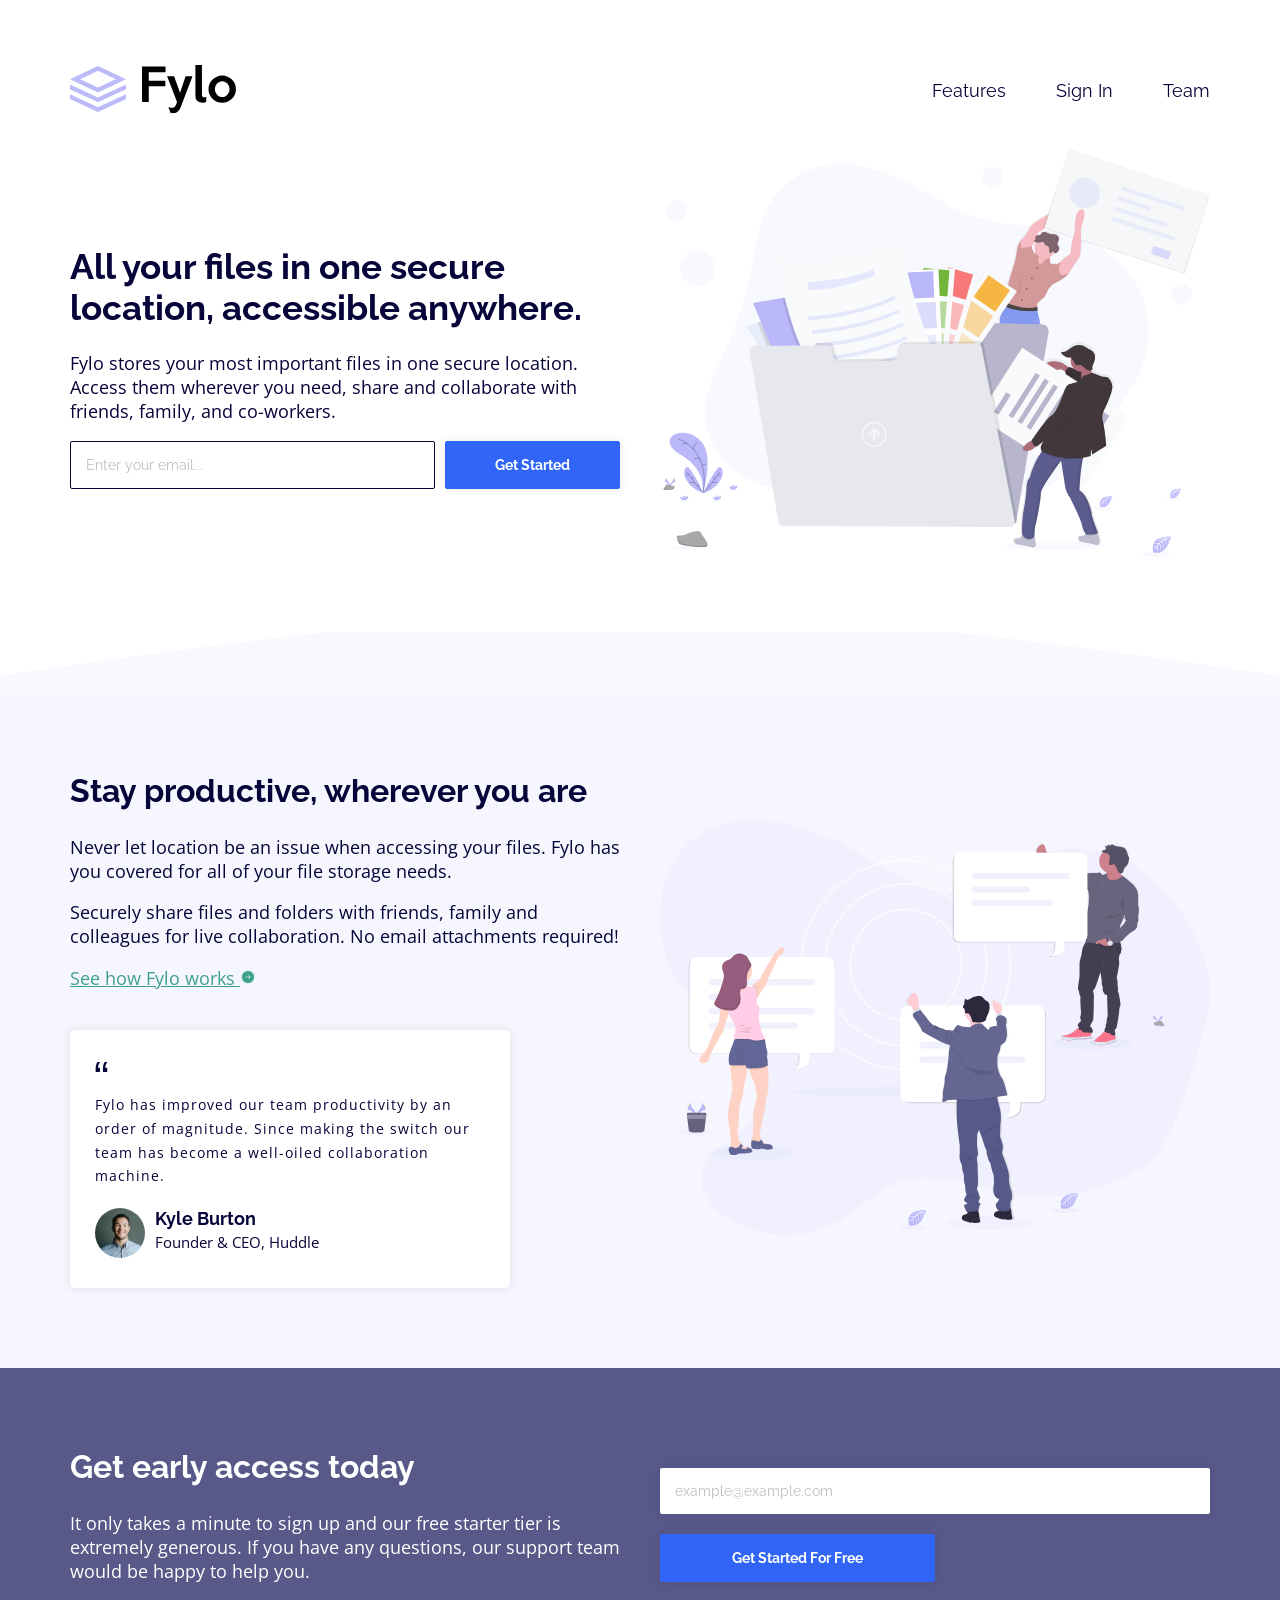
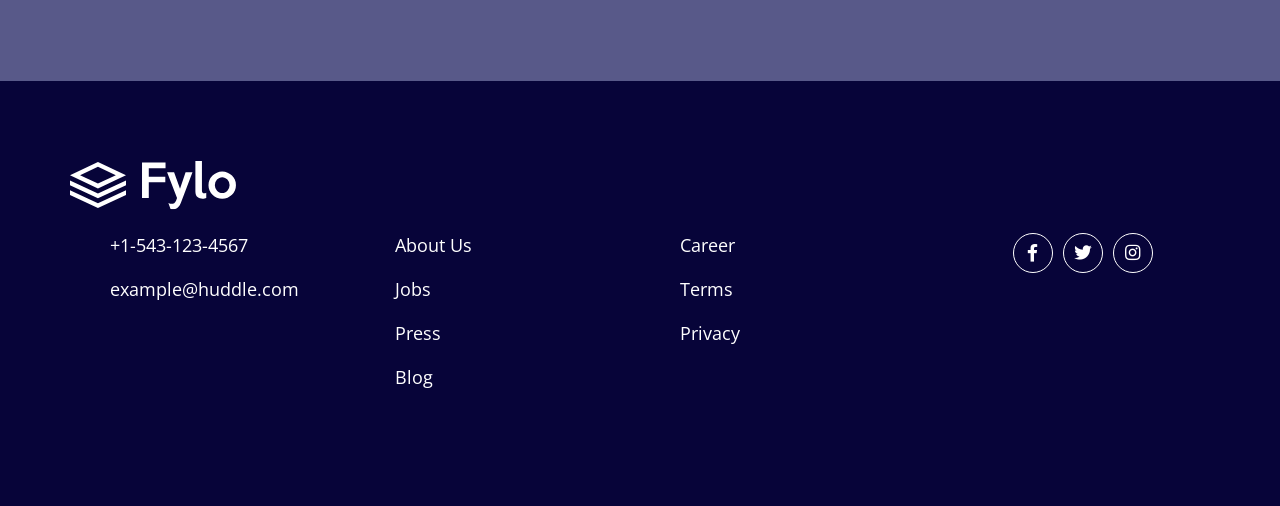
<file: index.html>
<!DOCTYPE html>
<html lang="en">
	<head>
		<meta charset="UTF-8" />
		<meta name="viewport" content="width=device-width, initial-scale=1.0" />
		<!-- displays site properly based on user's device -->

		<link
			rel="icon"
			type="image/png"
			sizes="32x32"
			href="favicon-32x32.png"
		/>

		<title>Frontend Mentor | Fylo landing page with two column layout</title>

		<link
			rel="stylesheet"
			href="https://cdnjs.cloudflare.com/ajax/libs/font-awesome/5.12.1/css/all.min.css"
		/>
		<link rel="stylesheet" href="style.css" />
	</head>
	<body>
		<header>
			<div class="container">
				<nav>
					<img src="logo.svg" alt="logo" />
					<ul>
						<li>
							<a href="#">
								Features
							</a>
						</li>
						<li>
							<a href="#">
								Sign In
							</a>
						</li>
						<li>
							<a href="#">
								Team
							</a>
						</li>
					</ul>
				</nav>

				<div class="flex">
					<div>
						<h1>
							All your files in one secure location, accessible anywhere.
						</h1>
						<p>
							Fylo stores your most important files in one secure location.
							Access them wherever you need, share and collaborate with friends,
							family, and co-workers.
						</p>
						<form>
							<input type="email" placeholder="Enter your email..." />
							<button>
								Get Started
							</button>
						</form>
					</div>
					<div>
						<img class="illustration" src="illustration-1.svg" alt="header-img" />
					</div>
				</div>
			</div>
		</header>

		<section class="light-blueish">
			<div class="container">
				<div class="flex">
					<div>
						<h2>Stay productive, wherever you are</h2>
						<p>
							Never let location be an issue when accessing your files. Fylo has
							you covered for all of your file storage needs.
						</p>
						<p>
							Securely share files and folders with friends, family and
							colleagues for live collaboration. No email attachments required!
						</p>

						<a class="green" href="#">
							See how Fylo works
							<img src="icon-arrow.svg" alt="arrow" />
						</a>

						<div class="testimonial-box">
							<img src="icon-quotes.svg" alt="quote" />
							<p>
								Fylo has improved our team productivity by an order of
								magnitude. Since making the switch our team has become a
								well-oiled collaboration machine.
							</p>
							<div class="user-info">
								<div>
									<img src="avatar-testimonial.jpg" alt="user" />
								</div>
								<div>
									<h4>
										Kyle Burton
									</h4>
									<small>
										Founder & CEO, Huddle
									</small>
								</div>
							</div>
						</div>
					</div>
					<div>
						<img class="illustration" src="illustration-2.svg" alt="section-img" />
					</div>
				</div>
			</div>
		</section>

		<section class="blueish">
			<div class="container">
				<div class="flex">
					<div>
						<h2>
							Get early access today
						</h2>
						<p>
							It only takes a minute to sign up and our free starter tier is
							extremely generous. If you have any questions, our support team
							would be happy to help you.
						</p>
					</div>
					<div>
						<form>
							<input type="email" placeholder="example@example.com" />
							<button>
								Get Started For Free
							</button>
						</form>
					</div>
				</div>
			</div>
		</section>

		<footer>
			<div class="container">
				<img src="logo-white.svg" alt="logo" />

				<div class="flex align-start">
					<ul>
						<li>
							+1-543-123-4567
						</li>
						<li>
							example@huddle.com
						</li>
					</ul>
					<ul>
						<li>
							About Us
						</li>
						<li>
							Jobs
						</li>
						<li>
							Press
						</li>
						<li>
							Blog
						</li>
					</ul>

					<ul>
						<li>
							Career
						</li>
						<li>
							Terms
						</li>
						<li>
							Privacy
						</li>
					</ul>

					<ul class="social-media">
						<li>
							<a class="circle" href="#">
								<i class="fab fa-facebook-f"></i>
							</a>
						</li>
						<li>
							<a class="circle" href="#">
								<i class="fab fa-twitter"></i>
							</a>
						</li>
						<li>
							<a class="circle" href="#">
								<i class="fab fa-instagram"></i>
							</a>
						</li>
					</ul>
				</div>
			</div>
		</footer>
	</body>
</html>
</file>
<file: style.css>
@import url('https://fonts.googleapis.com/css?family=Open+Sans|Raleway:400,700&display=swap');

* {
	box-sizing: border-box;
}

body {
	color: hsl(243, 87%, 12%);
	font-family: 'Open Sans', sans-serif;
	font-size: 1.1em;
	margin: 0;
}

a {
	color: #3da08f;
}

a:hover {
	color: #3da08f89;
}

img {
	max-width: 100%;
}

h1,
h2,
h4 {
	font-family: 'Raleway', sans-serif;
}

h2 {
	font-size: 1.8em;
	margin-top: 0;
}

.container {
	padding: 30px;
	margin: 0 auto;
	max-width: 100%;
	width: 1200px;
}

.flex {
	display: flex;
	align-items: center;
	flex-wrap: wrap;
}

.align-start {
	align-items: flex-start;
}

.flex > div,
.flex > ul {
	flex: 1;
}

.flex > div:first-child {
	margin-right: 20px;
}

.flex > div:last-child {
	margin-left: 20px;
}

/* Nav styling */
nav {
	display: flex;
	align-items: center;
	justify-content: space-between;
	margin: 30px 0;
}

nav ul {
	display: flex;
	padding: 0;
	list-style-type: none;
}

nav ul li {
	margin-left: 50px;
}

nav ul a {
	color: hsl(243, 87%, 12%);
	font-family: 'Raleway', sans-serif;
	text-decoration: none;
}

/* Form Section */
form {
	display: flex;
}

input {
	border: 1px solid hsl(243, 87%, 12%);
	border-radius: 2px;
	font-family: 'Raleway', sans-serif;
	font-size: 14px;
	flex: 0.7;
	padding: 15px;
}

input::placeholder {
	color: hsl(0, 0%, 75%);
}

button {
	border: 1px solid hsl(224, 93%, 58%);
	background-color: hsl(224, 93%, 58%);
	border-radius: 2px;
	box-shadow: 0 0 10px rgba(0, 0, 0, 0.1);
	color: #fff;
	font-family: 'Raleway', sans-serif;
	font-weight: 700;
	font-size: 14px;
	flex: 0.3;
	padding: 15px;
	margin-left: 10px;
}

Button:hover {
	background-color: hsla(224, 93%, 58%, 0.502);
	cursor: pointer;
}

.light-blueish {
	background-color: hsl(240, 75%, 98%);
	margin-top: 100px;
	position: relative;
	padding: 50px 0;
}

.light-blueish::before {
	content: '';
	background-image: url('bg-curve-desktop.svg');
	background-size: cover;
	background-position: center center;
	position: absolute;
	top: -60px;
	left: 0;
	height: 60px;
	width: 100%;
}

/* Testimonial */
.testimonial-box {
	background-color: #fff;
	box-shadow: 0 0 10px rgba(0, 0, 0, 0.1);
	border-radius: 5px;
	padding: 25px;
	margin-top: 40px;
	width: 80%;
}

.testimonial-box p {
	font-size: 14px;
	letter-spacing: 1px;
	line-height: 1.7;
}

.user-info {
	display: flex;
	margin-top: 20px;
}

.user-info img {
	border-radius: 50%;
	height: 50px;
	margin-right: 10px;
	width: 50px;
}

.user-info h4 {
	font-weight: 700;
	margin: 0;
}

/* Blueish */
.blueish {
	background-color: hsl(238, 22%, 44%);
	color: #fff;
	padding: 50px 0;
}

.blueish form {
	flex-direction: column;
}

.blueish form input {
	box-shadow: 0 0 10px rgba(0, 0, 0, 0.1);
	border: none;
	flex: 1;
}

.blueish form button {
	margin: 20px 0 0;
	width: 50%;
}

/* Footer styling */
footer {
	background-color: hsl(243, 87%, 12%);
	color: #fff;
	padding: 50px 0;
}

footer ul {
	list-style-type: none;
}

footer ul li {
	margin-bottom: 20px;
}

footer .social-media {
	display: flex;
	align-items: center;
	justify-content: center;
}


.circle:hover{
	background-color:rgba(255, 255, 255, 0.5);
}

li:hover {
	color: rgba(255, 255, 255, 0.505);

}

footer .circle {
	border: 1px solid #fff;
	border-radius: 50%;
	color: #fff;
	display: inline-flex;
	align-items: center;
	justify-content: center;
	margin-right: 10px;
	height: 40px;
	width: 40px;
	text-decoration: none;
}

footer p {
	text-align: right;
}

@media screen and (max-width: 768px) {
	body {
		text-align: center;
	}

	nav {
		flex-direction: column;
		margin: 10px 0;
	}

	nav ul li {
		margin: 10px 20px;
	}

	.light-blueish::before {
		background-image: url('bg-curve-mobile.svg');
		height: 80px;
	}

	.flex {
		flex-direction: column;
	}

	.flex > div {
		width: 100%;
	}

	.flex > div:first-child {
		margin-right: 0;
	}

	.flex > div:last-child {
		margin-left: 0;
	}

	.testimonial-box {
		width: 100%;
	}

	.blueish form input {
		flex: 1;
	}

	.blueish form button {
		margin: 20px 0;
		width: 100%;
	}

	.illustration {
		margin-top: 30px;
	}

	.user-info {
		justify-content: center;
	}

	footer ul {
		padding: 0;
		width: 100%;
	}
}
</file>
